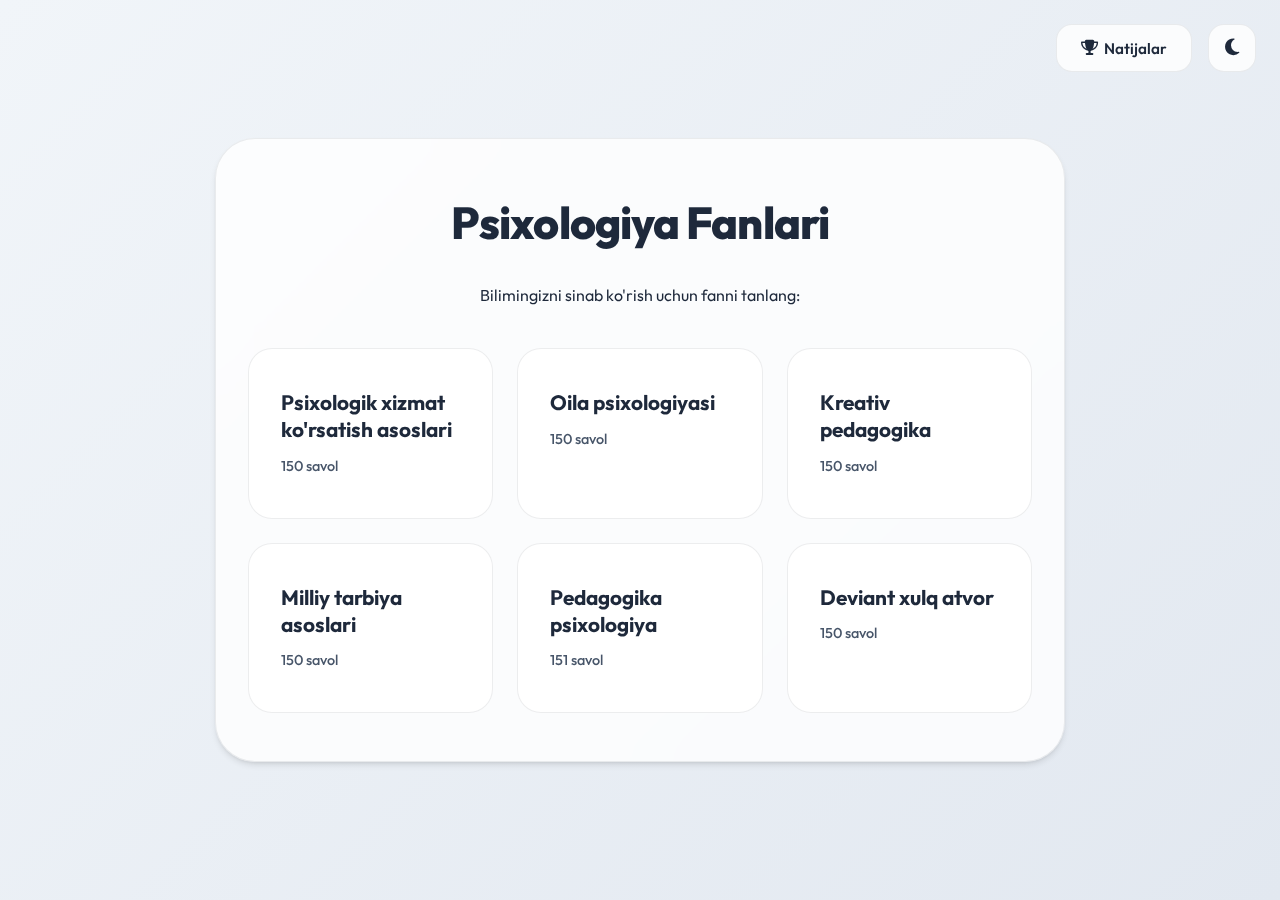
<file: index.html>
<!DOCTYPE html>
<html lang="uz">
<head>
    <meta charset="UTF-8">
    <meta name="viewport" content="width=device-width, initial-scale=1.0">
    <title>Psixologiya Quiz - Fanlar</title>
    <link rel="stylesheet" href="style.css">
    <link rel="preconnect" href="https://fonts.googleapis.com">
    <link rel="preconnect" href="https://fonts.gstatic.com" crossorigin>
    <link href="https://fonts.googleapis.com/css2?family=Outfit:wght@400;500;600;700;800&display=swap" rel="stylesheet">
    <link rel="stylesheet" href="https://cdnjs.cloudflare.com/ajax/libs/font-awesome/6.4.0/css/all.min.css">
</head>
<body>
    <div class="top-controls">
        <button class="high-scores-btn" onclick="toggleHighScores()">
            <i class="fas fa-trophy"></i> &nbsp; Natijalar
        </button>
        <button class="theme-toggle" onclick="toggleTheme()" id="theme-btn">
            <i class="fas fa-moon"></i>
        </button>
    </div>

    <div class="container" id="app">
        <!-- Subject Selection View -->
        <div id="subject-view">
            <h1>Psixologiya Fanlari</h1>
            <p>Bilimingizni sinab ko'rish uchun fanni tanlang:</p>
            
            <div class="subjects-grid">
                <div class="subject-card" onclick="selectSubject('Psixologik xizmat ko\'rsatish asoslari')">
                    <h3>Psixologik xizmat ko'rsatish asoslari</h3>
                    <div class="meta">150 savol</div>
                </div>
                <div class="subject-card" onclick="selectSubject('Oila psixologiyasi')">
                    <h3>Oila psixologiyasi</h3>
                    <div class="meta">150 savol</div>
                </div>
                <div class="subject-card" onclick="selectSubject('Kreativ pedagogika')">
                    <h3>Kreativ pedagogika</h3>
                    <div class="meta">150 savol</div>
                </div>
                <div class="subject-card" onclick="selectSubject('Milliy tarbiya asoslari')">
                    <h3>Milliy tarbiya asoslari</h3>
                    <div class="meta">150 savol</div>
                </div>
                <div class="subject-card" onclick="selectSubject('Pedagogika psixologiya')">
                    <h3>Pedagogika psixologiya</h3>
                    <div class="meta">151 savol</div>
                </div>
                <div class="subject-card" onclick="selectSubject('Deviant xulq atvor')">
                    <h3>Deviant xulq atvor</h3>
                    <div class="meta">150 savol</div>
                </div>
            </div>
        </div>

        <!-- Level Selection View -->
        <div id="level-view" style="display: none;">
            <div class="quiz-header">
                <button class="back-btn" onclick="showSubjects()">← Orqaga</button>
                <h2 id="selected-subject-title"></h2>
            </div>
            <p>Tayyorgarlik darajasini tanlang (har birida 50 ta savol):</p>
            
            <div class="subjects-grid">
                <div class="subject-card" onclick="startQuiz(1)">
                    <h3>1-daraja</h3>
                    <div class="meta">1 - 30 savollar</div>
                </div>
                <div class="subject-card" onclick="startQuiz(2)">
                    <h3>2-daraja</h3>
                    <div class="meta">31 - 60 savollar</div>
                </div>
                <div class="subject-card" onclick="startQuiz(3)">
                    <h3>3-daraja</h3>
                    <div class="meta">61 - 90 savollar</div>
                </div>
                <div class="subject-card" onclick="startQuiz(4)">
                    <h3>4-daraja</h3>
                    <div class="meta">91 - 120 savollar</div>
                </div>
                <div class="subject-card" onclick="startQuiz(5)">
                    <h3>5-daraja</h3>
                    <div class="meta">121 - 150 savollar</div>
                </div>
            </div>
        </div>

        <!-- High Scores View -->
        <div id="scores-view" style="display: none;">
            <div class="quiz-header">
                <button class="back-btn" onclick="showSubjects()">← Orqaga</button>
                <h2>Eng yaxshi natijalar</h2>
            </div>
            <div id="scores-container" class="scores-list">
                <!-- Scores will be injected here -->
            </div>
        </div>
    </div>

    <script>
        let currentSubject = '';

        // Theme Logic
        function toggleTheme() {
            const currentTheme = document.documentElement.getAttribute('data-theme');
            const newTheme = currentTheme === 'dark' ? 'light' : 'dark';
            document.documentElement.setAttribute('data-theme', newTheme);
            localStorage.setItem('theme', newTheme);
            updateThemeIcon(newTheme);
        }

        function updateThemeIcon(theme) {
            const btn = document.getElementById('theme-btn');
            btn.innerHTML = theme === 'dark' ? '<i class="fas fa-sun"></i>' : '<i class="fas fa-moon"></i>';
        }

        // Initialize theme
        const savedTheme = localStorage.getItem('theme') || 'light';
        document.documentElement.setAttribute('data-theme', savedTheme);
        updateThemeIcon(savedTheme);

        function selectSubject(subject) {
            currentSubject = subject;
            document.getElementById('subject-view').style.display = 'none';
            document.getElementById('level-view').style.display = 'block';
            document.getElementById('scores-view').style.display = 'none';
            document.getElementById('selected-subject-title').innerText = subject;
            localStorage.setItem('selectedSubject', subject);
        }

        function showSubjects() {
            document.getElementById('subject-view').style.display = 'block';
            document.getElementById('level-view').style.display = 'none';
            document.getElementById('scores-view').style.display = 'none';
        }

        function toggleHighScores() {
            const subjectView = document.getElementById('subject-view');
            const scoresView = document.getElementById('scores-view');
            const levelView = document.getElementById('level-view');

            if (scoresView.style.display === 'none') {
                subjectView.style.display = 'none';
                levelView.style.display = 'none';
                scoresView.style.display = 'block';
                displayScores();
            } else {
                showSubjects();
            }
        }

        function displayScores() {
            const container = document.getElementById('scores-container');
            const scores = JSON.parse(localStorage.getItem('psix_high_scores') || '[]');
            
            if (scores.length === 0) {
                container.innerHTML = '<p class="meta">Hozircha natijalar yo\'q.</p>';
                return;
            }

            container.innerHTML = scores
                .sort((a, b) => b.score - a.score)
                .slice(0, 10)
                .map(s => `
                    <div class="score-row">
                        <span class="score-name">${s.subject} (${s.level}-daraja)</span>
                        <span class="score-value">${s.score} / ${s.total}</span>
                    </div>
                `).join('');
        }

        function startQuiz(level) {
            localStorage.setItem('selectedLevel', level);
            window.location.href = 'quiz.html';
        }
    </script>
</body>
</html>
</file>
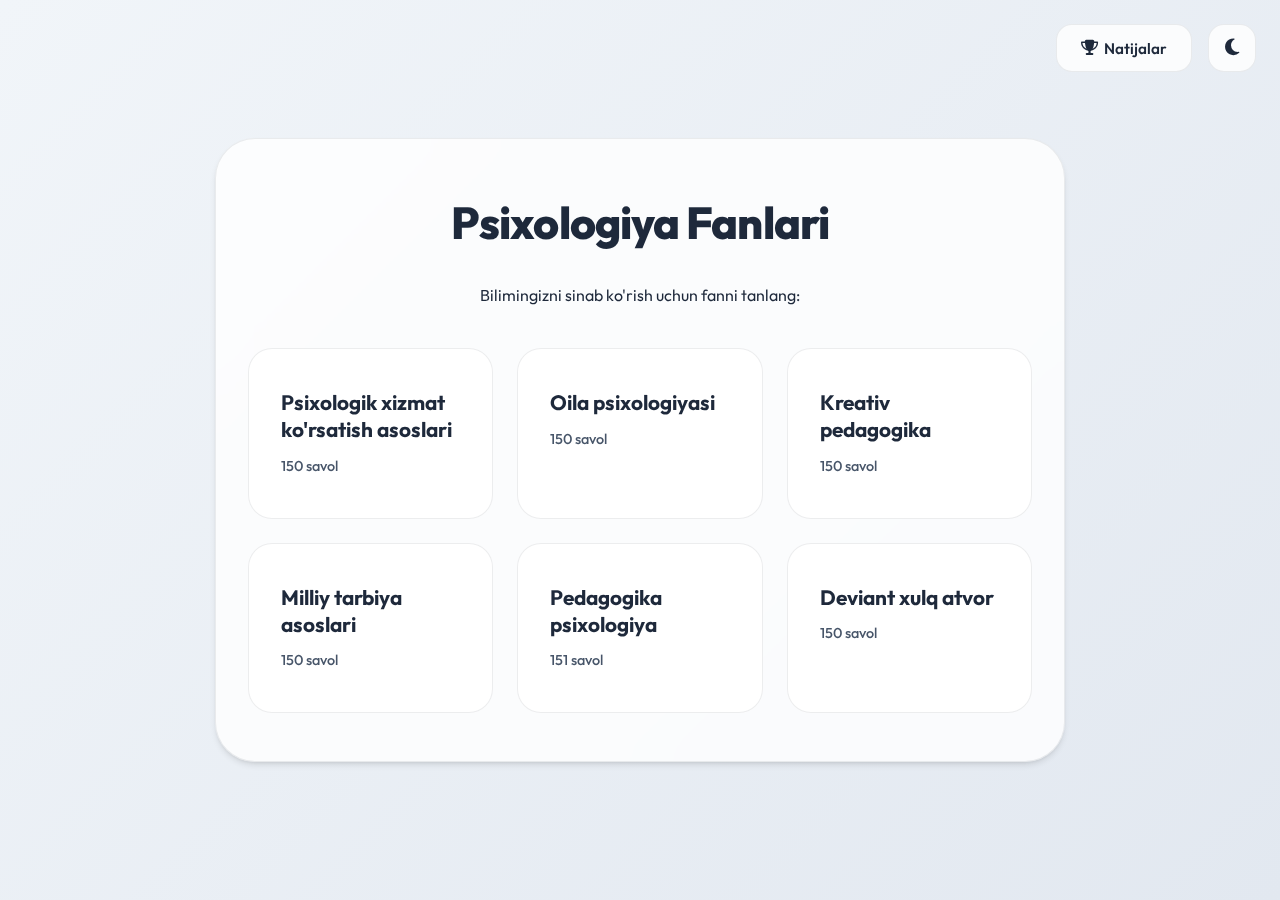
<file: quiz.html>
<!DOCTYPE html>
<html lang="uz">
<head>
    <meta charset="UTF-8">
    <meta name="viewport" content="width=device-width, initial-scale=1.0">
    <title>Quiz - Savollar</title>
    <link rel="stylesheet" href="style.css">
    <link rel="stylesheet" href="https://cdnjs.cloudflare.com/ajax/libs/font-awesome/6.4.0/css/all.min.css">
</head>
<body>
    <div class="top-controls">
        <div class="timer-container" id="timer-box" style="display: none;">
            <i class="fas fa-clock timer-icon"></i>
            <span id="timer-text">01:00</span>
        </div>
        <button class="theme-toggle" onclick="toggleTheme()" id="theme-btn">
            <i class="fas fa-moon"></i>
        </button>
    </div>

    <div class="container" id="quiz-container">
        <div class="quiz-header">
            <button class="back-btn" onclick="location.href='index.html'">← Orqaga</button>
            <div id="subject-title"></div>
        </div>

        <div class="progress-container">
            <div class="progress-bar" id="progress-bar"></div>
        </div>

        <!-- Question Area -->
        <div id="question-area">
            <div class="question-text" id="question-text"></div>
            <div class="options-list" id="options-list"></div>
        </div>

        <!-- Result Area -->
        <div id="result-area" style="display: none;" class="result-screen">
            <h2>Natija</h2>
            <div class="result-score" id="result-score"></div>
            <p id="result-text"></p>
            
            <div id="mistakes-review" class="mistakes-container" style="display: none;">
                <h3>Xatolar tahlili:</h3>
                <div id="mistakes-list"></div>
            </div>

            <div class="action-btns">
                <button class="restart-btn" onclick="location.href='index.html'">Asosiy sahifa</button>
                <button class="back-btn" onclick="location.reload()">Qayta boshlash</button>
            </div>
        </div>
    </div>

    <script>
        // Theme Persistence on Quiz Page
        function updateThemeIcon(theme) {
            const btn = document.getElementById('theme-btn');
            if (btn) btn.innerHTML = theme === 'dark' ? '<i class="fas fa-sun"></i>' : '<i class="fas fa-moon"></i>';
        }

        function toggleTheme() {
            const currentTheme = document.documentElement.getAttribute('data-theme');
            const newTheme = currentTheme === 'dark' ? 'light' : 'dark';
            document.documentElement.setAttribute('data-theme', newTheme);
            localStorage.setItem('theme', newTheme);
            updateThemeIcon(newTheme);
        }

        const savedTheme = localStorage.getItem('theme') || 'light';
        document.documentElement.setAttribute('data-theme', savedTheme);
        updateThemeIcon(savedTheme);
    </script>
    <script type="module" src="script.js"></script>
</body>
</html>
</file>
<file: style.css>
:root {
    /* Eye-friendly Palette (Light Mode Default) */
    --primary: #0d9488;
    /* Calming Teal */
    --primary-hover: #0f766e;
    --bg-gradient: linear-gradient(135deg, #f1f5f9 0%, #e2e8f0 100%);
    --glass: rgba(255, 255, 255, 0.8);
    --glass-border: rgba(15, 23, 42, 0.08);
    --text: #1e293b;
    --text-muted: #475569;
    --success: #059669;
    --error: #e11d48;
    --card-bg: #ffffff;
    --shadow: 0 4px 6px -1px rgb(0 0 0 / 0.1), 0 2px 4px -2px rgb(0 0 0 / 0.1);
}

[data-theme="dark"] {
    /* Eye-friendly Palette (Dark Mode) */
    --primary: #2dd4bf;
    --primary-hover: #5eead4;
    --bg-gradient: linear-gradient(135deg, #0f172a 0%, #1e293b 100%);
    --glass: rgba(30, 41, 59, 0.7);
    --glass-border: rgba(255, 255, 255, 0.05);
    --text: #f1f5f9;
    --text-muted: #94a3b8;
    --card-bg: rgba(15, 23, 42, 0.3);
    --shadow: 0 10px 15px -3px rgb(0 0 0 / 0.5);
}

* {
    margin: 0;
    padding: 0;
    box-sizing: border-box;
    font-family: 'Outfit', 'Inter', sans-serif;
}

body {
    background: var(--bg-gradient);
    background-attachment: fixed;
    min-height: 100vh;
    display: flex;
    justify-content: center;
    align-items: center;
    color: var(--text);
    overflow-x: hidden;
    transition: all 0.4s ease;
    line-height: 1.6;
}

.container {
    width: 95%;
    max-width: 850px;
    margin: 2rem auto;
    padding: 3rem 2rem;
    background: var(--glass);
    backdrop-filter: blur(20px);
    -webkit-backdrop-filter: blur(20px);
    border: 1px solid var(--glass-border);
    border-radius: 40px;
    box-shadow: var(--shadow);
    text-align: center;
    animation: fadeIn 0.6s cubic-bezier(0.16, 1, 0.3, 1);
}

@keyframes fadeIn {
    from {
        opacity: 0;
        transform: translateY(30px);
    }

    to {
        opacity: 1;
        transform: translateY(0);
    }
}

h1 {
    font-size: 2.8rem;
    margin-bottom: 1.5rem;
    font-weight: 800;
    letter-spacing: -0.02em;
    color: var(--text);
}

/* Top Controls */
.top-controls {
    position: fixed;
    top: 1.5rem;
    right: 1.5rem;
    display: flex;
    gap: 1rem;
    z-index: 1000;
}

.theme-toggle,
.high-scores-btn {
    background: var(--glass);
    border: 1px solid var(--glass-border);
    color: var(--text);
    padding: 0.8rem;
    border-radius: 16px;
    cursor: pointer;
    backdrop-filter: blur(10px);
    transition: all 0.3s cubic-bezier(0.4, 0, 0.2, 1);
    display: flex;
    align-items: center;
    justify-content: center;
}

.theme-toggle {
    width: 48px;
    height: 48px;
    font-size: 1.2rem;
}

.high-scores-btn {
    padding: 0 1.5rem;
    font-size: 0.95rem;
    font-weight: 600;
}

.theme-toggle:hover,
.high-scores-btn:hover {
    background: var(--primary);
    color: white;
    transform: translateY(-2px);
    box-shadow: 0 10px 15px -3px rgba(13, 148, 136, 0.3);
}

/* Timer */
.timer-container {
    background: var(--glass);
    padding: 0.5rem 1.2rem;
    border-radius: 12px;
    border: 1px solid var(--glass-border);
    display: flex;
    align-items: center;
    gap: 0.6rem;
    font-weight: 700;
    color: var(--text-muted);
}

.timer-warn {
    color: var(--error);
    animation: softPulse 1.5s infinite;
}

@keyframes softPulse {
    0% {
        opacity: 1;
        transform: scale(1);
    }

    50% {
        opacity: 0.8;
        transform: scale(1.05);
    }

    100% {
        opacity: 1;
        transform: scale(1);
    }
}

/* Subjects Grid */
.subjects-grid {
    display: grid;
    grid-template-columns: repeat(auto-fit, minmax(240px, 1fr));
    gap: 1.5rem;
    margin-top: 2.5rem;
}

.subject-card {
    background: var(--card-bg);
    padding: 2.5rem 2rem;
    border-radius: 24px;
    border: 1px solid var(--glass-border);
    cursor: pointer;
    transition: all 0.3s cubic-bezier(0.4, 0, 0.2, 1);
    text-align: left;
    position: relative;
    overflow: hidden;
}

.subject-card::before {
    content: '';
    position: absolute;
    top: 0;
    left: 0;
    width: 4px;
    height: 100%;
    background: var(--primary);
    opacity: 0;
    transition: 0.3s;
}

.subject-card:hover {
    transform: translateY(-10px);
    border-color: var(--primary);
    box-shadow: 0 20px 25px -5px rgb(0 0 0 / 0.1);
}

.subject-card:hover::before {
    opacity: 1;
}

.subject-card h3 {
    margin-bottom: 0.7rem;
    font-size: 1.3rem;
    color: var(--text);
    font-weight: 700;
    line-height: 1.3;
}

.meta {
    font-size: 0.9rem;
    color: var(--text-muted);
    font-weight: 500;
}

/* Quiz UI */
.quiz-header {
    display: flex;
    justify-content: space-between;
    align-items: center;
    margin-bottom: 2.5rem;
}

.progress-container {
    width: 100%;
    height: 12px;
    background: rgba(0, 0, 0, 0.05);
    border-radius: 6px;
    margin-bottom: 2.5rem;
    overflow: hidden;
}

[data-theme="dark"] .progress-container {
    background: rgba(255, 255, 255, 0.05);
}

.progress-bar {
    height: 100%;
    background: var(--primary);
    width: 0%;
    transition: width 0.4s cubic-bezier(0.4, 0, 0.2, 1);
}

.question-text {
    font-size: 1.7rem;
    margin-bottom: 3rem;
    text-align: left;
    line-height: 1.4;
    font-weight: 700;
    color: var(--text);
}

.options-list {
    display: flex;
    flex-direction: column;
    gap: 1.2rem;
}

.option-btn {
    background: var(--card-bg);
    border: 1px solid var(--glass-border);
    padding: 1.4rem 1.8rem;
    border-radius: 20px;
    color: var(--text);
    font-size: 1.15rem;
    text-align: left;
    cursor: pointer;
    transition: all 0.2s cubic-bezier(0.4, 0, 0.2, 1);
    line-height: 1.4;
    font-weight: 500;
}

.option-btn:hover:not(.disabled) {
    background: var(--primary);
    color: white;
    border-color: var(--primary);
    transform: translateX(10px);
}

.option-btn.correct {
    background: var(--success);
    color: white;
    border-color: var(--success);
}

.option-btn.wrong {
    background: var(--error);
    color: white;
    border-color: var(--error);
}

.option-btn.disabled {
    cursor: not-allowed;
    opacity: 0.6;
}

/* Results & Review */
.result-score {
    font-size: 6rem;
    font-weight: 900;
    margin: 2rem 0;
    color: var(--primary);
    letter-spacing: -0.05em;
}

.mistakes-container {
    margin-top: 4rem;
    text-align: left;
    background: rgba(0, 0, 0, 0.02);
    padding: 2.5rem;
    border-radius: 32px;
    border: 1px solid var(--glass-border);
}

[data-theme="dark"] .mistakes-container {
    background: rgba(0, 0, 0, 0.2);
}

.mistake-item {
    margin-bottom: 2.5rem;
    padding-bottom: 1.5rem;
    border-bottom: 1px solid var(--glass-border);
}

.mistake-q {
    font-size: 1.15rem;
    font-weight: 700;
    margin-bottom: 1rem;
    color: var(--text);
}

.mistake-info {
    font-size: 1rem;
    display: flex;
    flex-direction: column;
    gap: 0.6rem;
}

.yours {
    color: var(--error);
    font-weight: 600;
}

.correct-ans {
    color: var(--success);
    font-weight: 700;
}

.action-btns {
    display: flex;
    gap: 1.2rem;
    justify-content: center;
    margin-top: 4rem;
}

.restart-btn,
.back-btn {
    padding: 1.2rem 2.5rem;
    border-radius: 20px;
    font-weight: 700;
    font-size: 1.1rem;
    cursor: pointer;
    transition: all 0.3s;
}

.restart-btn {
    background: var(--primary);
    color: white;
    border: none;
}

.back-btn {
    background: transparent;
    color: var(--text);
    border: 2px solid var(--glass-border);
}

.restart-btn:hover {
    background: var(--primary-hover);
    transform: translateY(-4px);
    box-shadow: 0 10px 20px rgba(13, 148, 136, 0.3);
}

.back-btn:hover {
    background: var(--glass-border);
    transform: translateY(-4px);
}

/* Scrollbar */
::-webkit-scrollbar {
    width: 8px;
}

::-webkit-scrollbar-track {
    background: transparent;
}

::-webkit-scrollbar-thumb {
    background: var(--primary);
    border-radius: 10px;
}

@media (max-width: 600px) {
    .container {
        padding: 2rem 1.5rem;
    }

    h1 {
        font-size: 2rem;
    }

    .question-text {
        font-size: 1.3rem;
    }

    .option-btn {
        padding: 1.2rem;
        font-size: 1rem;
    }
}
</file>
